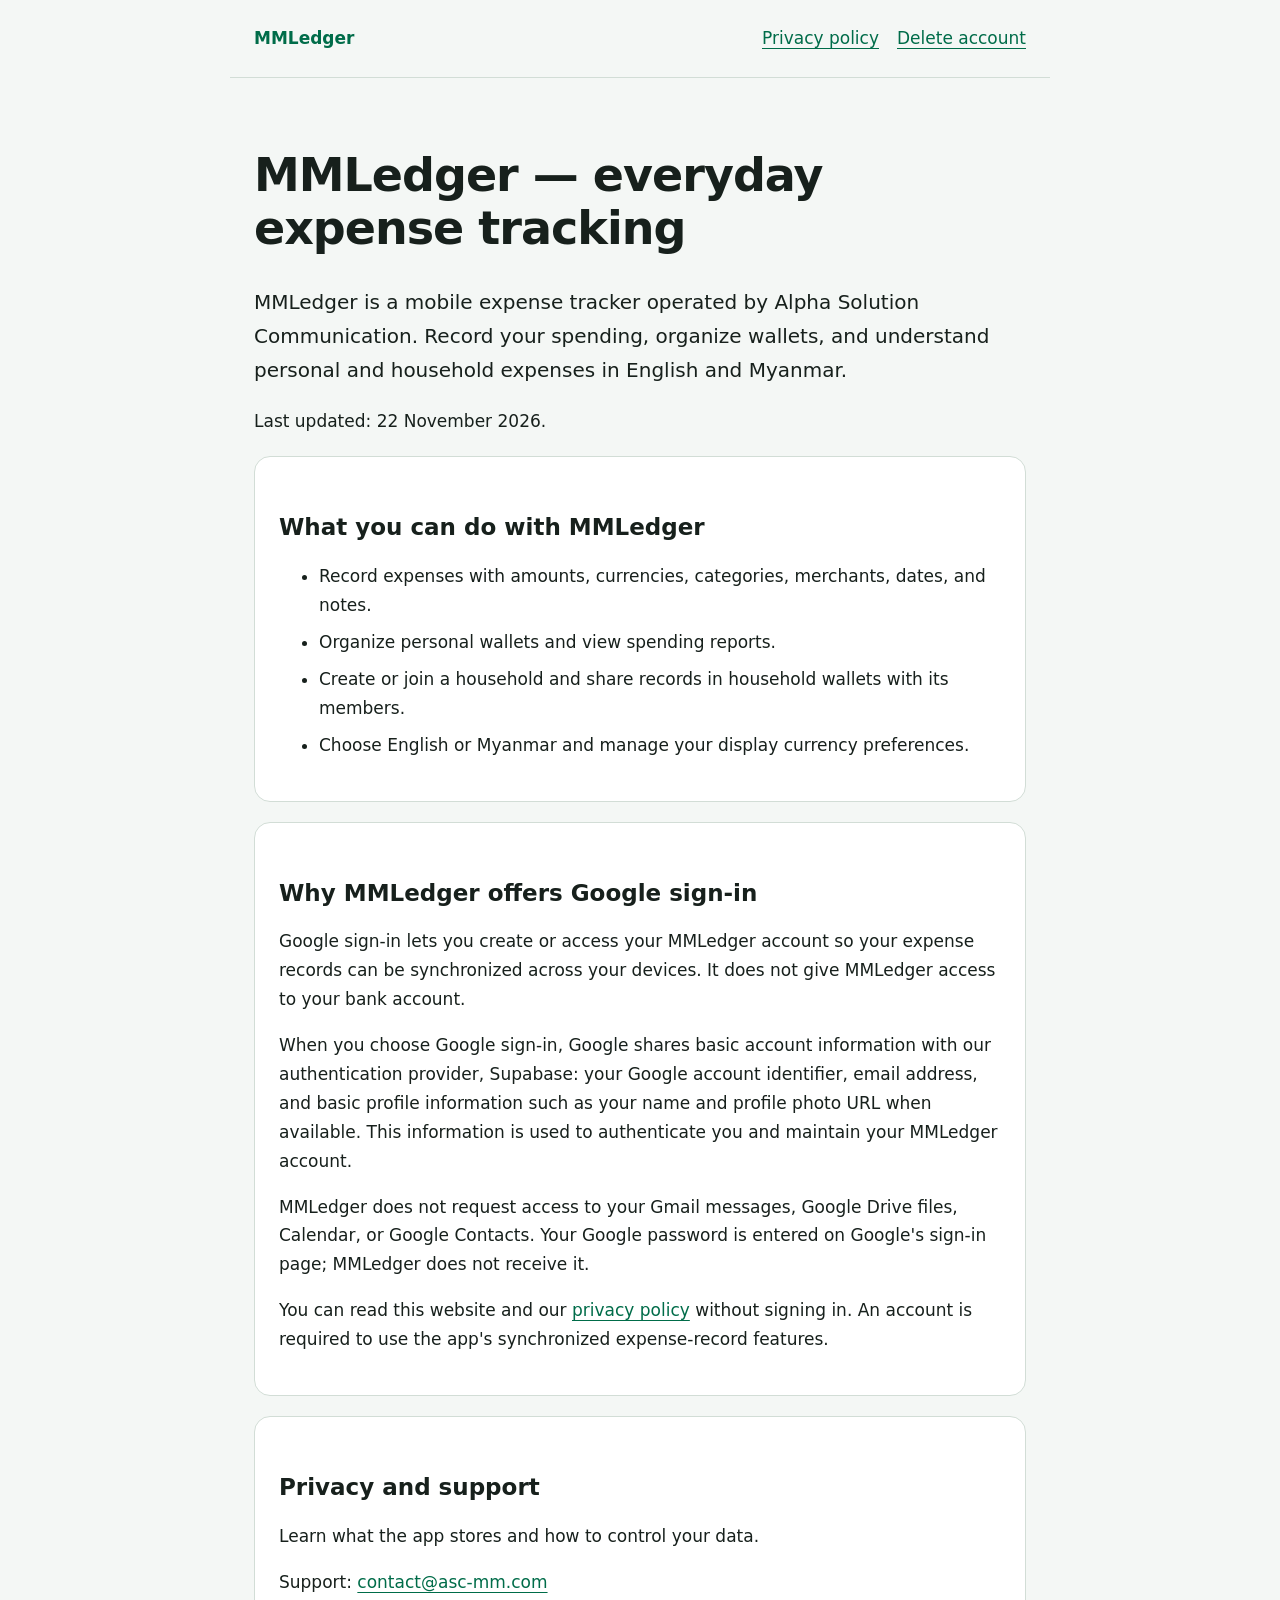
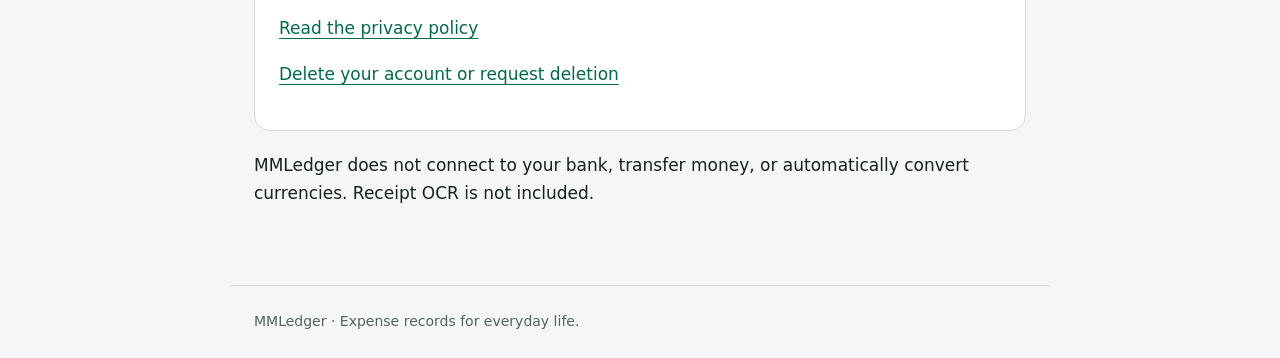
<file: index.html>
<!doctype html>
<html lang="en">
<head>
<meta charset="utf-8">
<meta name="google-site-verification" content="LPqywoXiDWY5h3YkhmbbWKwtJi4KrTmILrT2rCIjcKI" />
<meta name="viewport" content="width=device-width,initial-scale=1">
<meta name="description" content="MMLedger privacy, support, and account-deletion information.">
<title>MMLedger — Expense tracking, privacy and support</title>
<link rel="stylesheet" href="style.css">
</head>
<body>
<header>
<a class="brand" href="index.html">MMLedger</a>
<nav aria-label="Main navigation">
<a href="privacy.html">Privacy policy</a>
<a href="delete-account.html">Delete account</a>
</nav>
</header>
<main>
<h1>MMLedger — everyday expense tracking</h1>
<p class="intro">MMLedger is a mobile expense tracker operated by Alpha Solution Communication. Record your spending, organize wallets, and understand personal and household expenses in English and Myanmar.</p>
<p>Last updated: 22 November 2026.</p>
<section class="card">
<h2>What you can do with MMLedger</h2>
<ul>
<li>Record expenses with amounts, currencies, categories, merchants, dates, and notes.</li>
<li>Organize personal wallets and view spending reports.</li>
<li>Create or join a household and share records in household wallets with its members.</li>
<li>Choose English or Myanmar and manage your display currency preferences.</li>
</ul>
</section>
<section class="card">
<h2>Why MMLedger offers Google sign-in</h2>
<p>Google sign-in lets you create or access your MMLedger account so your expense records can be synchronized across your devices. It does not give MMLedger access to your bank account.</p>
<p>When you choose Google sign-in, Google shares basic account information with our authentication provider, Supabase: your Google account identifier, email address, and basic profile information such as your name and profile photo URL when available. This information is used to authenticate you and maintain your MMLedger account.</p>
<p>MMLedger does not request access to your Gmail messages, Google Drive files, Calendar, or Google Contacts. Your Google password is entered on Google's sign-in page; MMLedger does not receive it.</p>
<p>You can read this website and our <a href="privacy.html">privacy policy</a> without signing in. An account is required to use the app's synchronized expense-record features.</p>
</section>
<section class="card">
<h2>Privacy and support</h2>
<p>Learn what the app stores and how to control your data.</p>
<p>Support: <a href="mailto:contact@asc-mm.com">contact@asc-mm.com</a></p>
<p>
<a href="privacy.html">Read the privacy policy</a>
</p>
<p>
<a href="delete-account.html">Delete your account or request deletion</a>
</p>
</section>
<p>MMLedger does not connect to your bank, transfer money, or automatically convert currencies. Receipt OCR is not included.</p>
</main>
<footer>MMLedger · Expense records for everyday life.</footer>
</body>
</html>
</file>
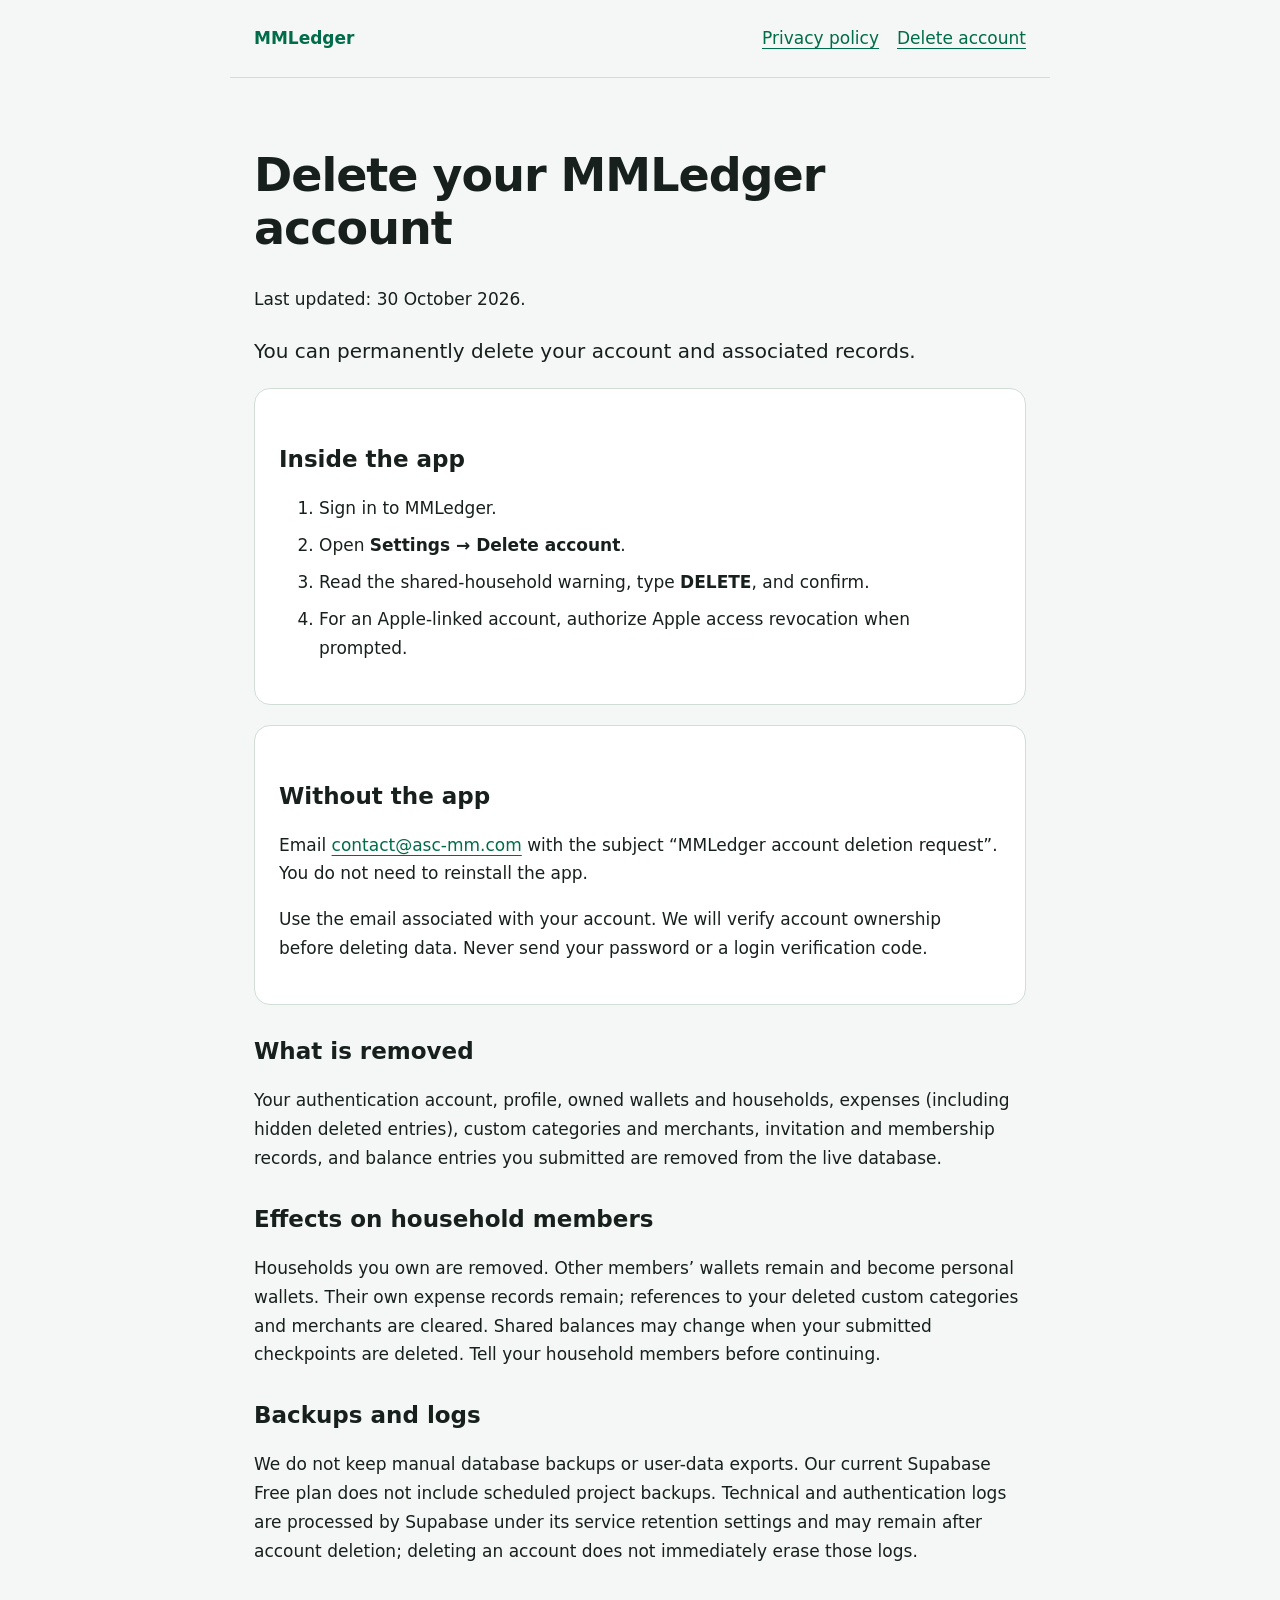
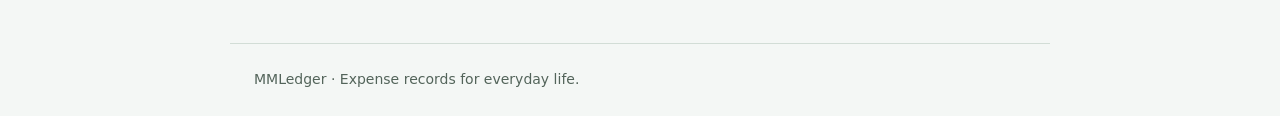
<file: delete-account.html>
<!doctype html>
<html lang="en">
<head>
<meta charset="utf-8">
<meta name="viewport" content="width=device-width,initial-scale=1">
<meta name="description" content="MMLedger privacy, support, and account-deletion information.">
<title>Delete account — MMLedger</title>
<link rel="stylesheet" href="style.css">
</head>
<body>
<header>
<a class="brand" href="index.html">MMLedger</a>
<nav aria-label="Main navigation">
<a href="privacy.html">Privacy policy</a>
<a href="delete-account.html">Delete account</a>
</nav>
</header>
<main>
<h1>Delete your MMLedger account</h1>
<p>Last updated: 30 October 2026.</p>
<p class="intro">You can permanently delete your account and associated records.</p>
<section class="card">
<h2>Inside the app</h2>
<ol>
<li>Sign in to MMLedger.</li>
<li>Open <strong>Settings → Delete account</strong>.</li>
<li>Read the shared-household warning, type <strong>DELETE</strong>, and confirm.</li>
<li>For an Apple-linked account, authorize Apple access revocation when prompted.</li>
</ol>
</section>
<section class="card">
<h2>Without the app</h2>
<p>Email <a href="mailto:contact@asc-mm.com?subject=MMLedger%20account%20deletion%20request">contact@asc-mm.com</a> with the subject “MMLedger account deletion request”. You do not need to reinstall the app.</p>
<p>Use the email associated with your account. We will verify account ownership before deleting data. Never send your password or a login verification code.</p>
</section>
<h2>What is removed</h2>
<p>Your authentication account, profile, owned wallets and households, expenses (including hidden deleted entries), custom categories and merchants, invitation and membership records, and balance entries you submitted are removed from the live database.</p>
<h2>Effects on household members</h2>
<p>Households you own are removed. Other members’ wallets remain and become personal wallets. Their own expense records remain; references to your deleted custom categories and merchants are cleared. Shared balances may change when your submitted checkpoints are deleted. Tell your household members before continuing.</p>
<h2>Backups and logs</h2>
<p>We do not keep manual database backups or user-data exports. Our current Supabase Free plan does not include scheduled project backups. Technical and authentication logs are processed by Supabase under its service retention settings and may remain after account deletion; deleting an account does not immediately erase those logs.</p>
</main>
<footer>MMLedger · Expense records for everyday life.</footer>
</body>
</html>
</file>
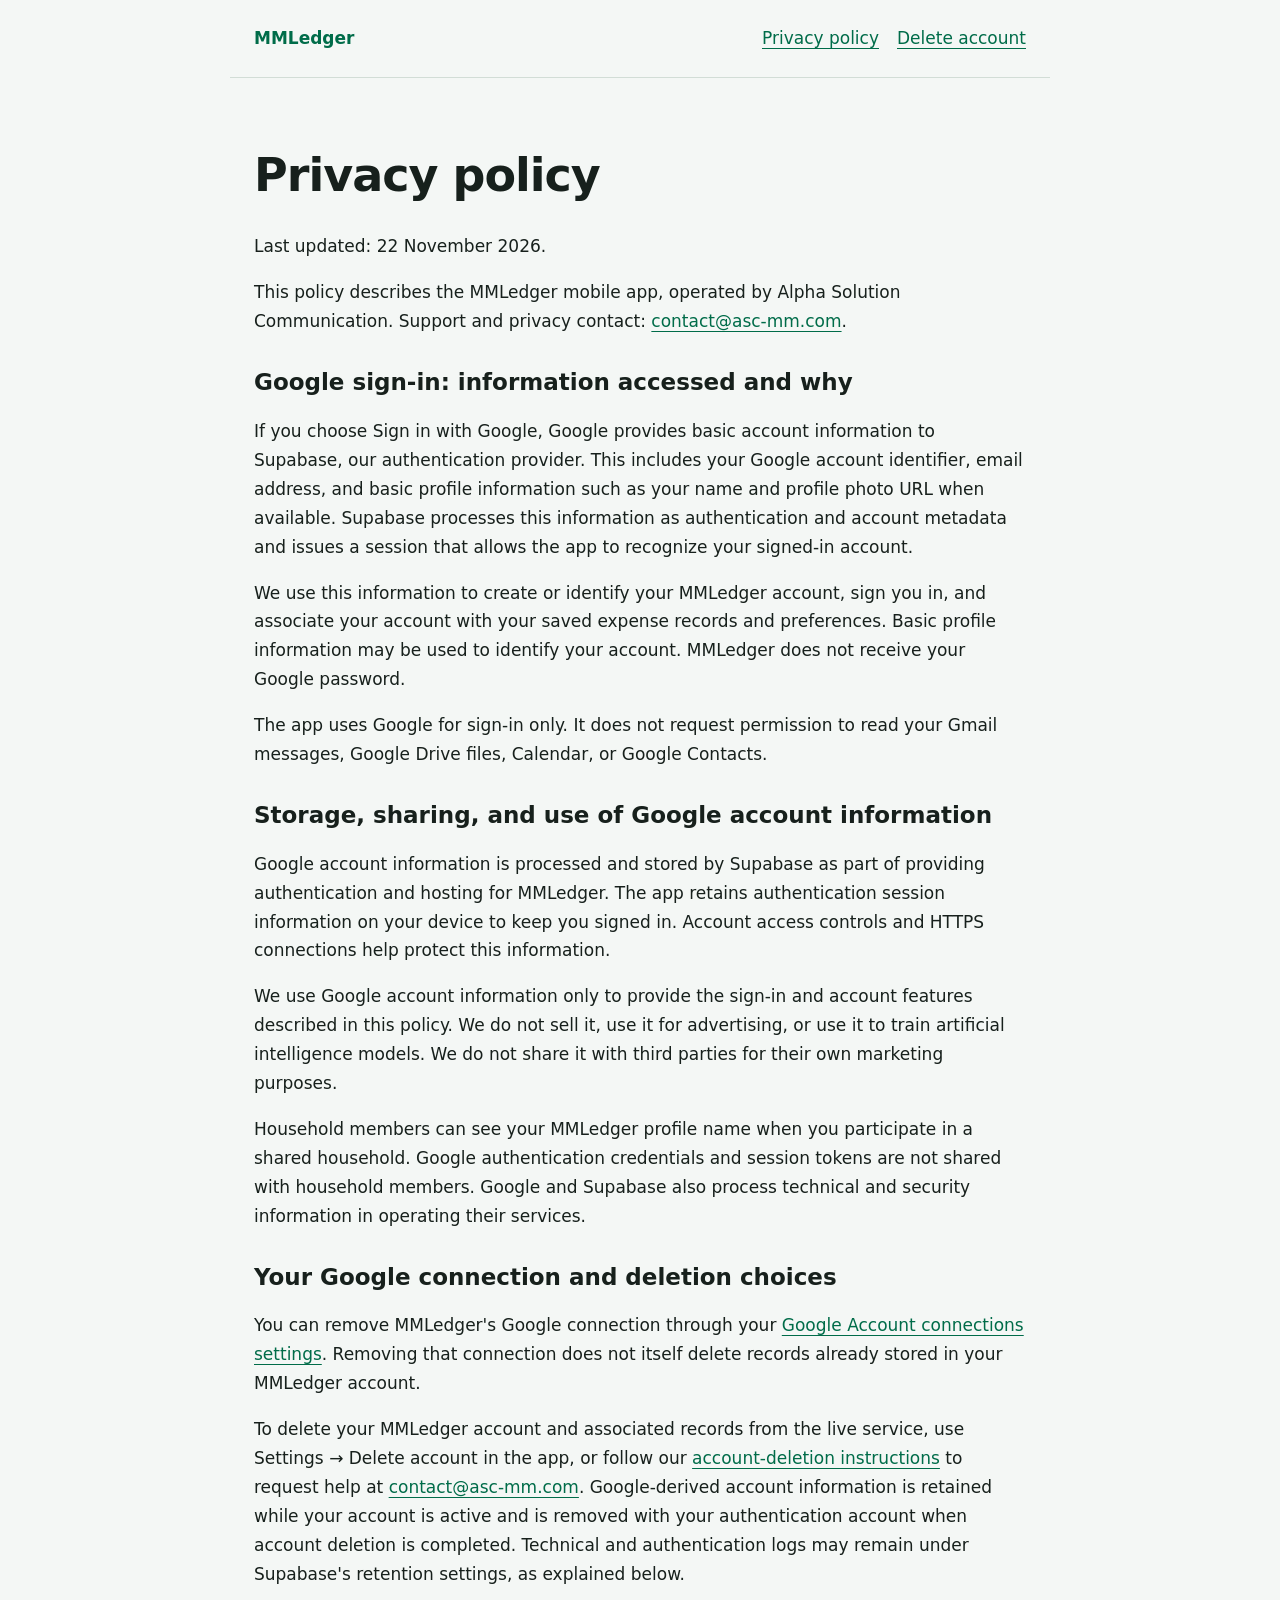
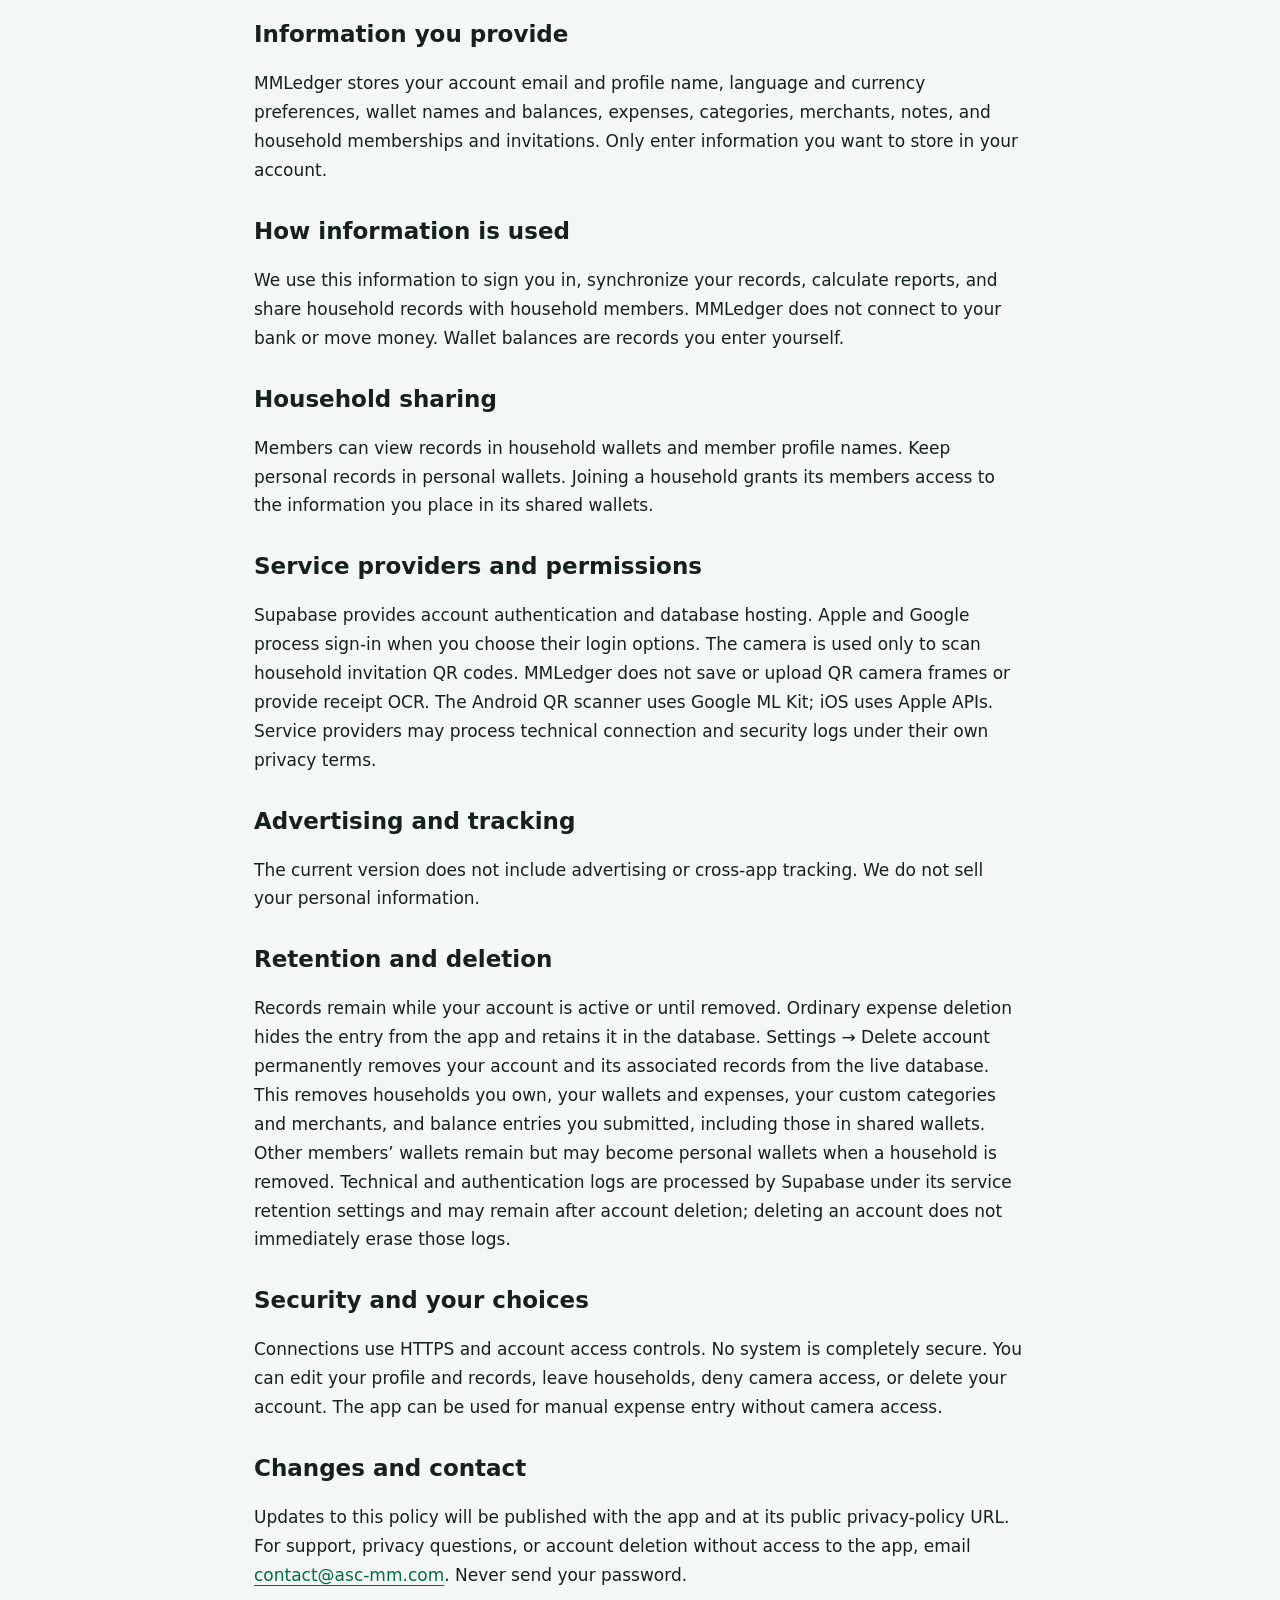
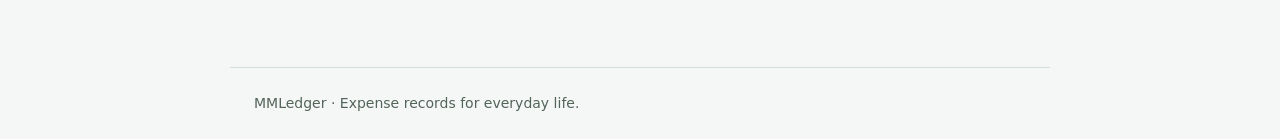
<file: privacy.html>
<!doctype html>
<html lang="en">
<head>
<meta charset="utf-8">
<meta name="viewport" content="width=device-width,initial-scale=1">
<meta name="description" content="MMLedger privacy, support, and account-deletion information.">
<title>Privacy policy — MMLedger</title>
<link rel="stylesheet" href="style.css">
</head>
<body>
<header>
<a class="brand" href="index.html">MMLedger</a>
<nav aria-label="Main navigation">
<a href="privacy.html">Privacy policy</a>
<a href="delete-account.html">Delete account</a>
</nav>
</header>
<main>
<h1>Privacy policy</h1>
<p>Last updated: 22 November 2026.</p>
<p>This policy describes the MMLedger mobile app, operated by Alpha Solution Communication. Support and privacy contact: <a href="mailto:contact@asc-mm.com">contact@asc-mm.com</a>.</p>
<section>
<h2>Google sign-in: information accessed and why</h2>
<p>If you choose Sign in with Google, Google provides basic account information to Supabase, our authentication provider. This includes your Google account identifier, email address, and basic profile information such as your name and profile photo URL when available. Supabase processes this information as authentication and account metadata and issues a session that allows the app to recognize your signed-in account.</p>
<p>We use this information to create or identify your MMLedger account, sign you in, and associate your account with your saved expense records and preferences. Basic profile information may be used to identify your account. MMLedger does not receive your Google password.</p>
<p>The app uses Google for sign-in only. It does not request permission to read your Gmail messages, Google Drive files, Calendar, or Google Contacts.</p>
</section>
<section>
<h2>Storage, sharing, and use of Google account information</h2>
<p>Google account information is processed and stored by Supabase as part of providing authentication and hosting for MMLedger. The app retains authentication session information on your device to keep you signed in. Account access controls and HTTPS connections help protect this information.</p>
<p>We use Google account information only to provide the sign-in and account features described in this policy. We do not sell it, use it for advertising, or use it to train artificial intelligence models. We do not share it with third parties for their own marketing purposes.</p>
<p>Household members can see your MMLedger profile name when you participate in a shared household. Google authentication credentials and session tokens are not shared with household members. Google and Supabase also process technical and security information in operating their services.</p>
</section>
<section>
<h2>Your Google connection and deletion choices</h2>
<p>You can remove MMLedger's Google connection through your <a href="https://myaccount.google.com/connections">Google Account connections settings</a>. Removing that connection does not itself delete records already stored in your MMLedger account.</p>
<p>To delete your MMLedger account and associated records from the live service, use Settings → Delete account in the app, or follow our <a href="delete-account.html">account-deletion instructions</a> to request help at <a href="mailto:contact@asc-mm.com">contact@asc-mm.com</a>. Google-derived account information is retained while your account is active and is removed with your authentication account when account deletion is completed. Technical and authentication logs may remain under Supabase's retention settings, as explained below.</p>
</section>
<section>
<h2>Information you provide</h2>
<p>MMLedger stores your account email and profile name, language and currency preferences, wallet names and balances, expenses, categories, merchants, notes, and household memberships and invitations. Only enter information you want to store in your account.</p>
</section>
<section>
<h2>How information is used</h2>
<p>We use this information to sign you in, synchronize your records, calculate reports, and share household records with household members. MMLedger does not connect to your bank or move money. Wallet balances are records you enter yourself.</p>
</section>
<section>
<h2>Household sharing</h2>
<p>Members can view records in household wallets and member profile names. Keep personal records in personal wallets. Joining a household grants its members access to the information you place in its shared wallets.</p>
</section>
<section>
<h2>Service providers and permissions</h2>
<p>Supabase provides account authentication and database hosting. Apple and Google process sign-in when you choose their login options. The camera is used only to scan household invitation QR codes. MMLedger does not save or upload QR camera frames or provide receipt OCR. The Android QR scanner uses Google ML Kit; iOS uses Apple APIs. Service providers may process technical connection and security logs under their own privacy terms.</p>
</section>
<section>
<h2>Advertising and tracking</h2>
<p>The current version does not include advertising or cross-app tracking. We do not sell your personal information.</p>
</section>
<section>
<h2>Retention and deletion</h2>
<p>Records remain while your account is active or until removed. Ordinary expense deletion hides the entry from the app and retains it in the database. Settings → Delete account permanently removes your account and its associated records from the live database. This removes households you own, your wallets and expenses, your custom categories and merchants, and balance entries you submitted, including those in shared wallets. Other members’ wallets remain but may become personal wallets when a household is removed. Technical and authentication logs are processed by Supabase under its service retention settings and may remain after account deletion; deleting an account does not immediately erase those logs.</p>
</section>
<section>
<h2>Security and your choices</h2>
<p>Connections use HTTPS and account access controls. No system is completely secure. You can edit your profile and records, leave households, deny camera access, or delete your account. The app can be used for manual expense entry without camera access.</p>
</section>
<section>
<h2>Changes and contact</h2>
<p>Updates to this policy will be published with the app and at its public privacy-policy URL. For support, privacy questions, or account deletion without access to the app, email <a href="mailto:contact@asc-mm.com">contact@asc-mm.com</a>. Never send your password.</p>
</section>
</main>
<footer>MMLedger · Expense records for everyday life.</footer>
</body>
</html>
</file>
<file: style.css>
*{box-sizing:border-box}body{margin:0;background:#f4f7f5;color:#17201c;font:17px/1.7 system-ui,-apple-system,sans-serif}header,main,footer{max-width:820px;margin:auto;padding:24px}header{display:flex;justify-content:space-between;gap:24px;border-bottom:1px solid #d2ddd6}a{color:#006c49;text-underline-offset:4px}nav{display:flex;gap:18px;flex-wrap:wrap}.brand{font-weight:800;text-decoration:none}main{padding-top:40px;padding-bottom:60px}h1{font-size:clamp(32px,6vw,46px);line-height:1.15;letter-spacing:-1px}h2{font-size:23px;margin-top:32px;line-height:1.3}.intro{font-size:20px}.notice{padding:16px 20px;background:#fff4d6;border-left:4px solid #a66b00;border-radius:8px}.card{padding:24px;margin:20px 0;background:white;border:1px solid #d2ddd6;border-radius:16px}footer{border-top:1px solid #d2ddd6;font-size:14px;color:#53645a}button{font:inherit;padding:12px 20px;border-radius:10px;border:0;background:#006c49;color:white}button:disabled{opacity:.6}li{margin:8px 0}@media(max-width:540px){header{flex-direction:column;gap:10px}main{padding-top:24px}}
</file>
